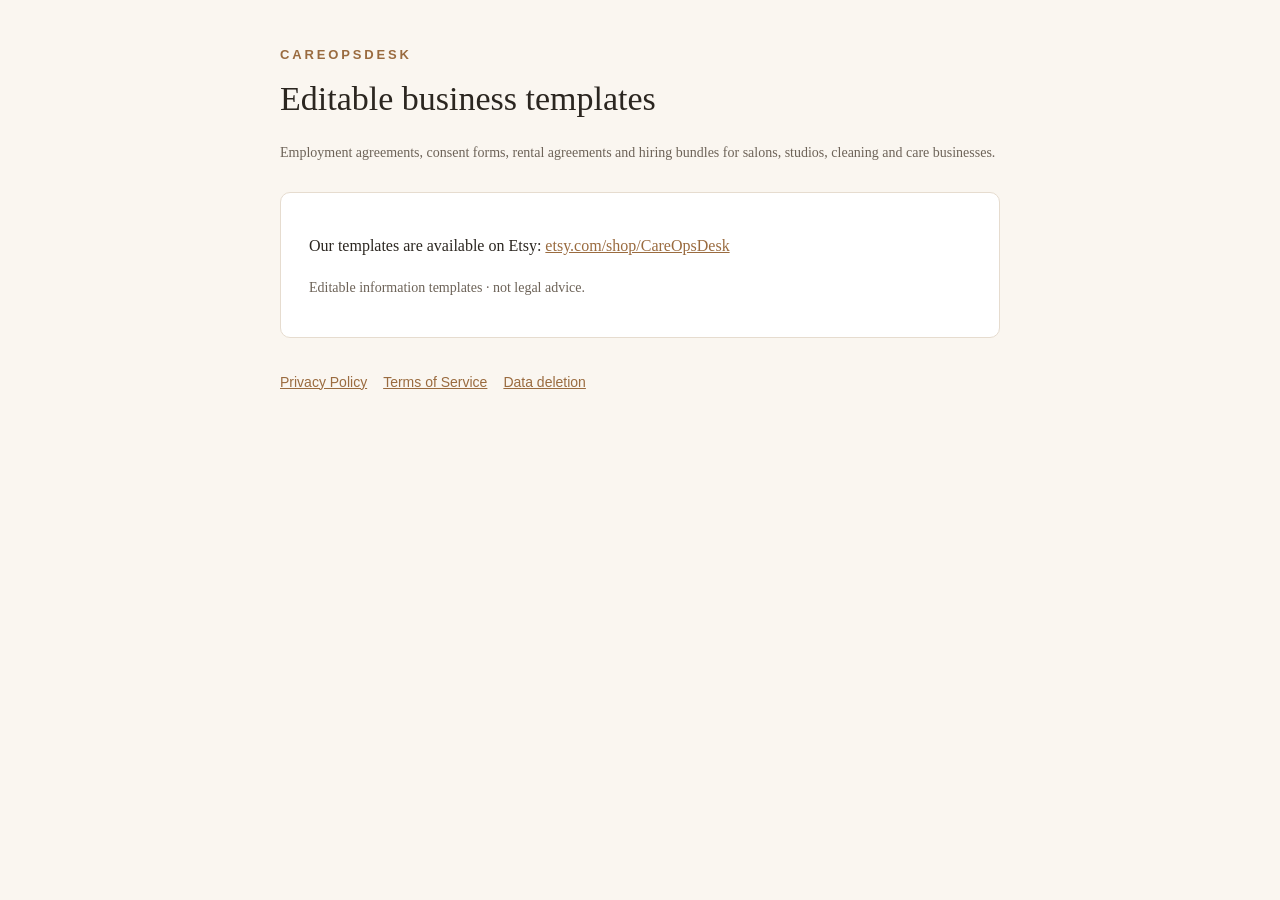
<file: index.html>
<!doctype html>
<html lang="en">
<head>
<meta charset="utf-8"><meta name="viewport" content="width=device-width, initial-scale=1">
<title>CareOpsDesk</title>
<link rel="stylesheet" href="style.css">
</head>
<body><main>
<header><div class="brand">CareOpsDesk</div><h1>Editable business templates</h1>
<p class="muted">Employment agreements, consent forms, rental agreements and hiring bundles for salons, studios,
cleaning and care businesses.</p></header>
<div class="card">
<p>Our templates are available on Etsy: <a href="https://www.etsy.com/shop/CareOpsDesk">etsy.com/shop/CareOpsDesk</a></p>
<p class="muted">Editable information templates · not legal advice.</p>
</div>
<nav><a href="privacy.html">Privacy Policy</a><a href="terms.html">Terms of Service</a><a href="data-deletion.html">Data deletion</a></nav>
</main></body>
</html>
</file>
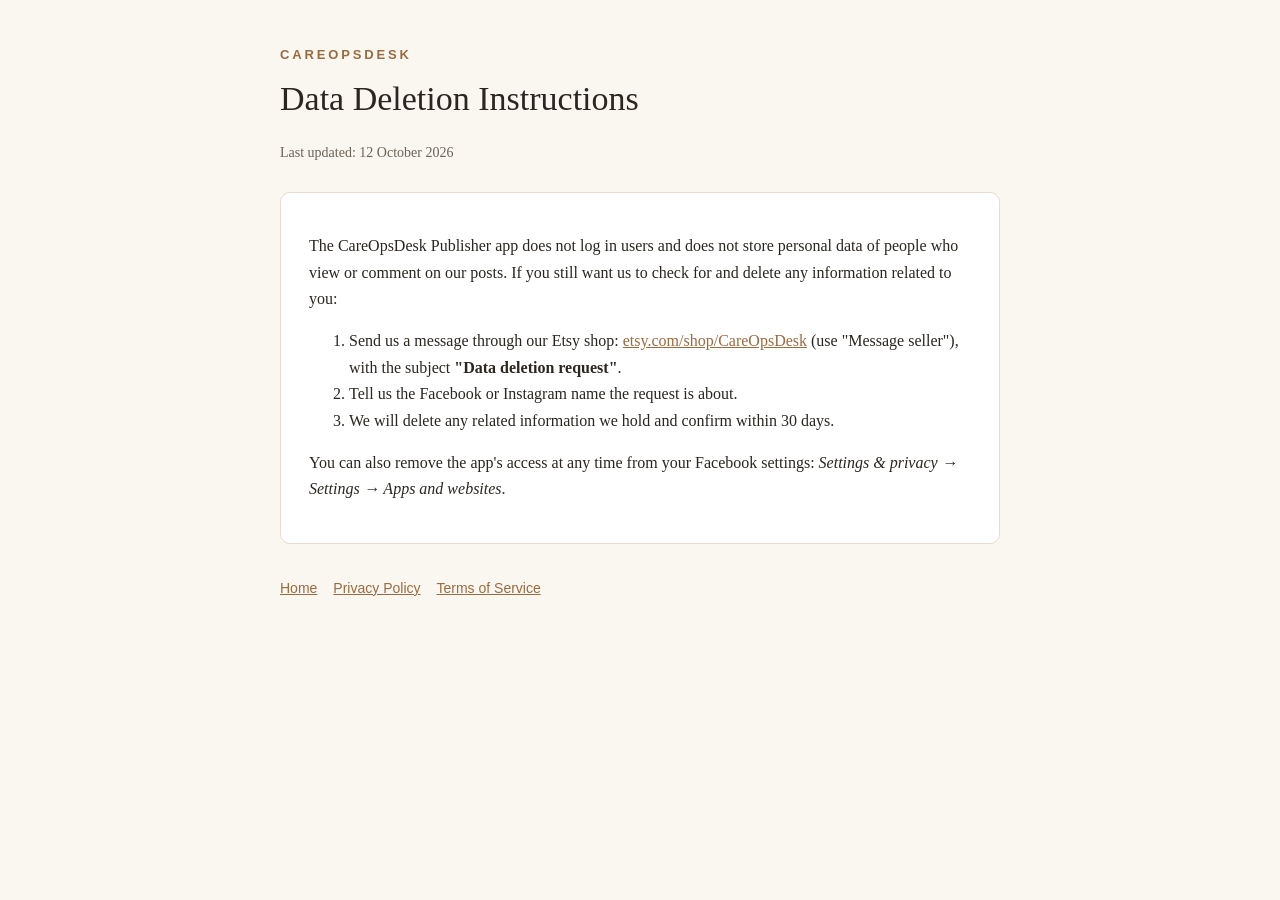
<file: data-deletion.html>
<!doctype html>
<html lang="en">
<head>
<meta charset="utf-8"><meta name="viewport" content="width=device-width, initial-scale=1">
<title>Data Deletion · CareOpsDesk</title>
<link rel="stylesheet" href="style.css">
</head>
<body><main>
<header><div class="brand">CareOpsDesk</div><h1>Data Deletion Instructions</h1>
<p class="muted">Last updated: 12 October 2026</p></header>
<div class="card">
<p>The CareOpsDesk Publisher app does not log in users and does not store personal data of people who view or
comment on our posts. If you still want us to check for and delete any information related to you:</p>
<ol>
<li>Send us a message through our Etsy shop: <a href="https://www.etsy.com/shop/CareOpsDesk">etsy.com/shop/CareOpsDesk</a>
(use "Message seller"), with the subject <strong>"Data deletion request"</strong>.</li>
<li>Tell us the Facebook or Instagram name the request is about.</li>
<li>We will delete any related information we hold and confirm within 30 days.</li>
</ol>
<p>You can also remove the app's access at any time from your Facebook settings:
<em>Settings &amp; privacy → Settings → Apps and websites</em>.</p>
</div>
<nav><a href="index.html">Home</a><a href="privacy.html">Privacy Policy</a><a href="terms.html">Terms of Service</a></nav>
</main></body>
</html>
</file>
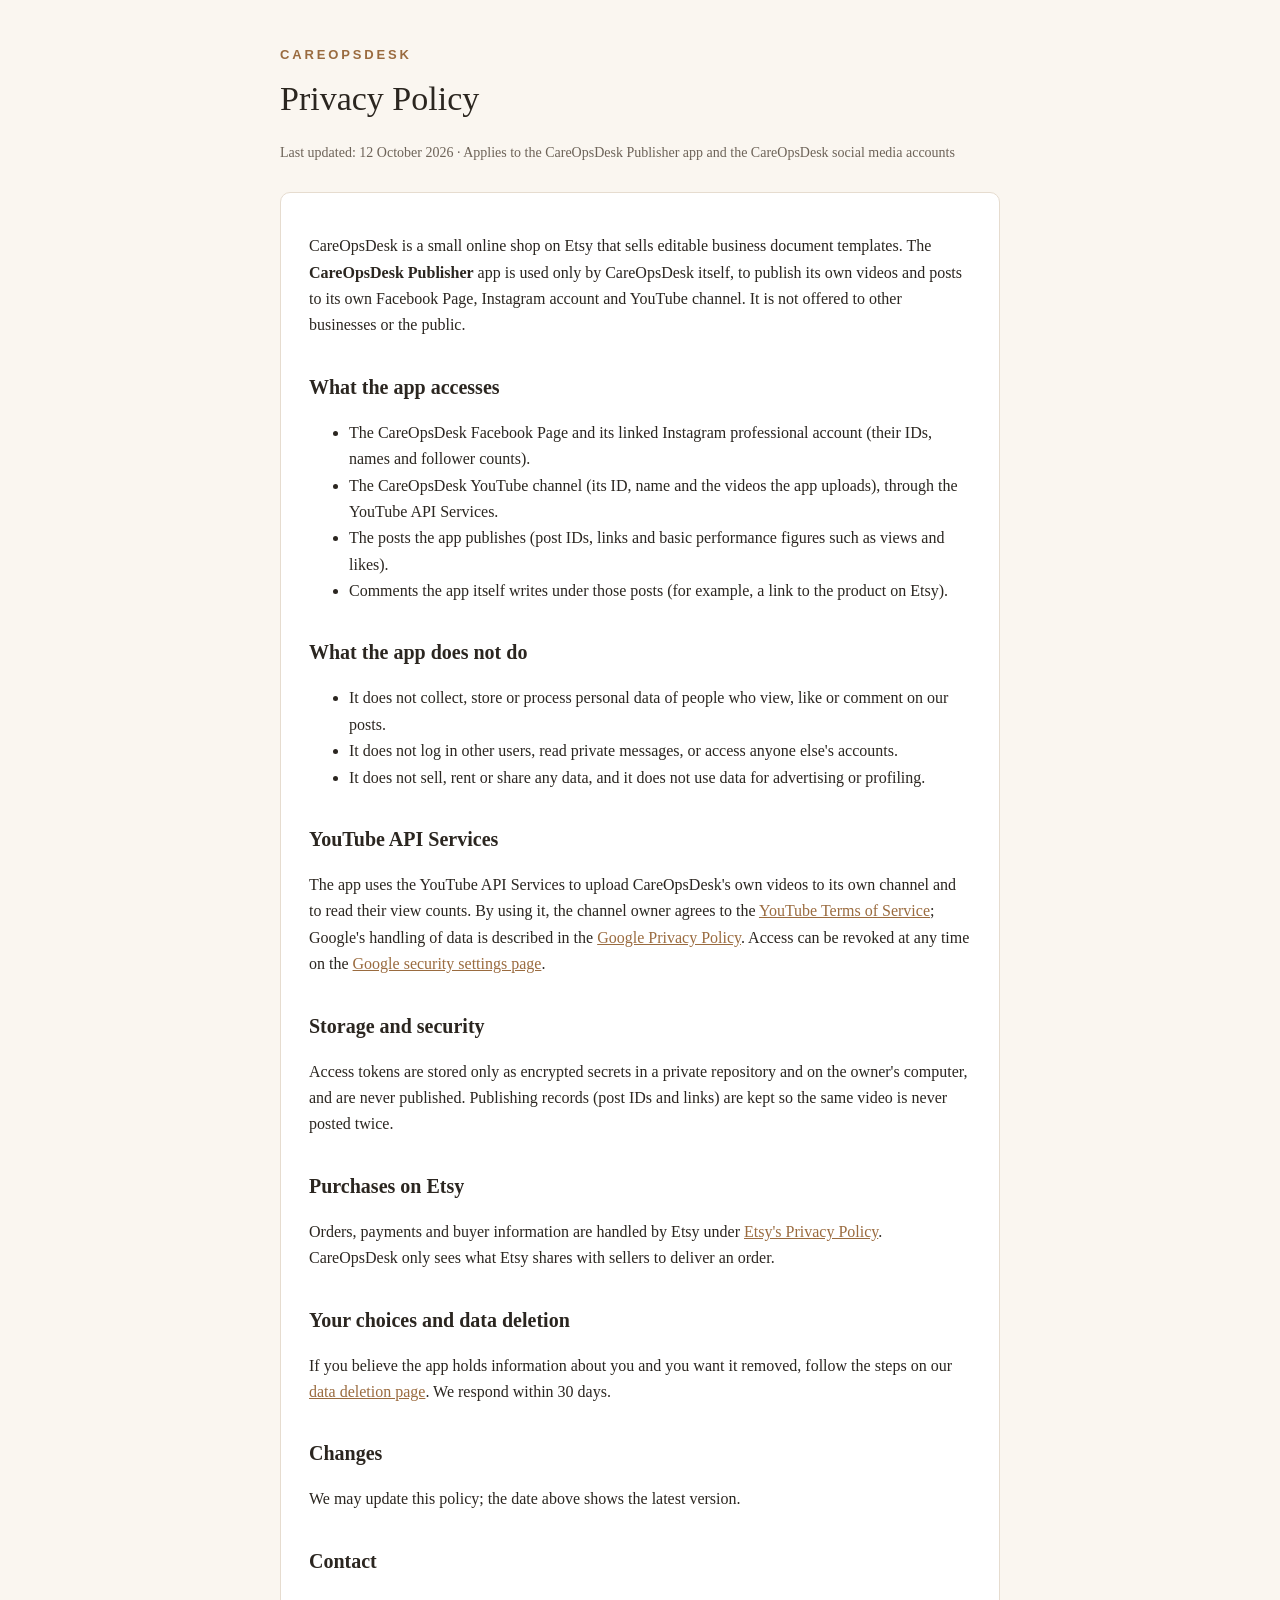
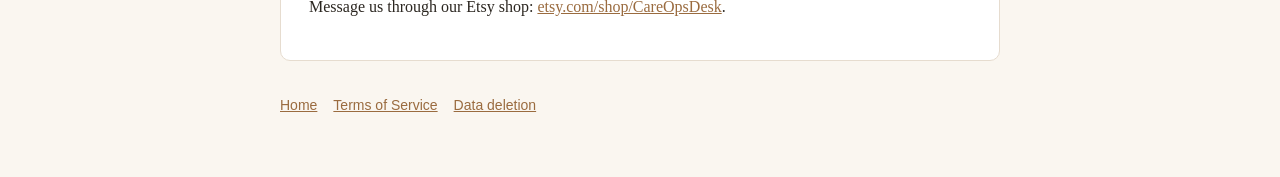
<file: privacy.html>
<!doctype html>
<html lang="en">
<head>
<meta charset="utf-8"><meta name="viewport" content="width=device-width, initial-scale=1">
<title>Privacy Policy · CareOpsDesk</title>
<link rel="stylesheet" href="style.css">
</head>
<body><main>
<header><div class="brand">CareOpsDesk</div><h1>Privacy Policy</h1>
<p class="muted">Last updated: 12 October 2026 · Applies to the CareOpsDesk Publisher app and the CareOpsDesk social media accounts</p></header>
<div class="card">
<p>CareOpsDesk is a small online shop on Etsy that sells editable business document templates. The
<strong>CareOpsDesk Publisher</strong> app is used only by CareOpsDesk itself, to publish its own videos and posts to
its own Facebook Page, Instagram account and YouTube channel. It is not offered to other businesses or the public.</p>

<h2>What the app accesses</h2>
<ul>
<li>The CareOpsDesk Facebook Page and its linked Instagram professional account (their IDs, names and follower counts).</li>
<li>The CareOpsDesk YouTube channel (its ID, name and the videos the app uploads), through the YouTube API Services.</li>
<li>The posts the app publishes (post IDs, links and basic performance figures such as views and likes).</li>
<li>Comments the app itself writes under those posts (for example, a link to the product on Etsy).</li>
</ul>

<h2>What the app does not do</h2>
<ul>
<li>It does not collect, store or process personal data of people who view, like or comment on our posts.</li>
<li>It does not log in other users, read private messages, or access anyone else's accounts.</li>
<li>It does not sell, rent or share any data, and it does not use data for advertising or profiling.</li>
</ul>

<h2>YouTube API Services</h2>
<p>The app uses the YouTube API Services to upload CareOpsDesk's own videos to its own channel and to read their
view counts. By using it, the channel owner agrees to the <a href="https://www.youtube.com/t/terms">YouTube Terms of
Service</a>; Google's handling of data is described in the <a href="https://policies.google.com/privacy">Google
Privacy Policy</a>. Access can be revoked at any time on the
<a href="https://myaccount.google.com/permissions">Google security settings page</a>.</p>

<h2>Storage and security</h2>
<p>Access tokens are stored only as encrypted secrets in a private repository and on the owner's computer, and
are never published. Publishing records (post IDs and links) are kept so the same video is never posted twice.</p>

<h2>Purchases on Etsy</h2>
<p>Orders, payments and buyer information are handled by Etsy under
<a href="https://www.etsy.com/legal/privacy/">Etsy's Privacy Policy</a>. CareOpsDesk only sees what Etsy shares with
sellers to deliver an order.</p>

<h2>Your choices and data deletion</h2>
<p>If you believe the app holds information about you and you want it removed, follow the steps on our
<a href="data-deletion.html">data deletion page</a>. We respond within 30 days.</p>

<h2>Changes</h2>
<p>We may update this policy; the date above shows the latest version.</p>

<h2>Contact</h2>
<p>Message us through our Etsy shop: <a href="https://www.etsy.com/shop/CareOpsDesk">etsy.com/shop/CareOpsDesk</a>.</p>
</div>
<nav><a href="index.html">Home</a><a href="terms.html">Terms of Service</a><a href="data-deletion.html">Data deletion</a></nav>
</main></body>
</html>
</file>
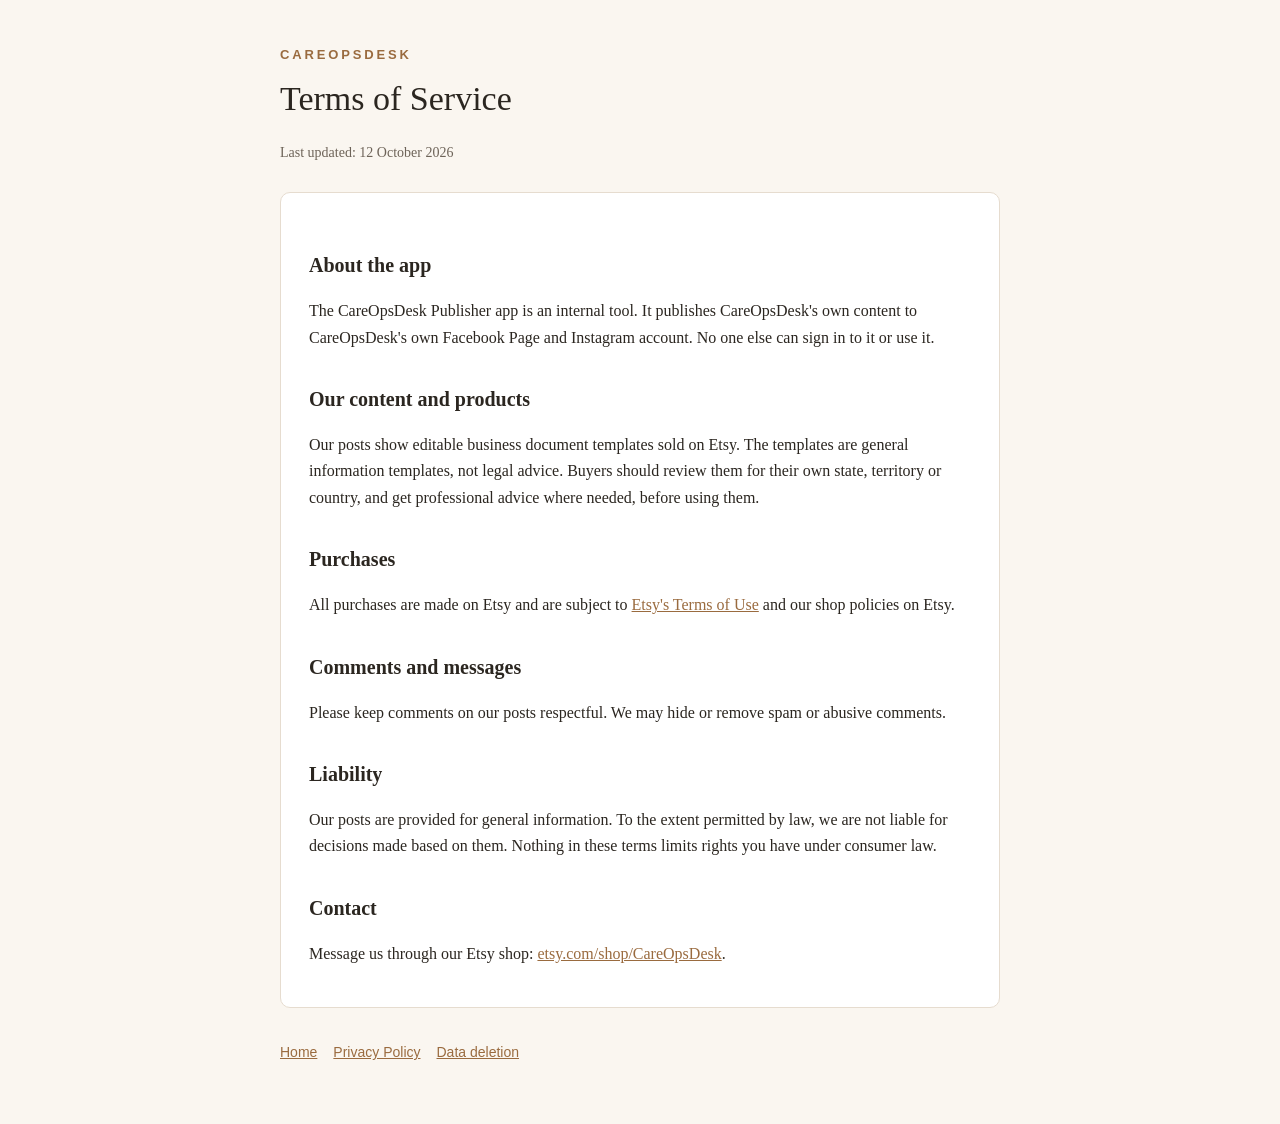
<file: terms.html>
<!doctype html>
<html lang="en">
<head>
<meta charset="utf-8"><meta name="viewport" content="width=device-width, initial-scale=1">
<title>Terms of Service · CareOpsDesk</title>
<link rel="stylesheet" href="style.css">
</head>
<body><main>
<header><div class="brand">CareOpsDesk</div><h1>Terms of Service</h1>
<p class="muted">Last updated: 12 October 2026</p></header>
<div class="card">
<h2>About the app</h2>
<p>The CareOpsDesk Publisher app is an internal tool. It publishes CareOpsDesk's own content to CareOpsDesk's own
Facebook Page and Instagram account. No one else can sign in to it or use it.</p>

<h2>Our content and products</h2>
<p>Our posts show editable business document templates sold on Etsy. The templates are general information
templates, not legal advice. Buyers should review them for their own state, territory or country, and get
professional advice where needed, before using them.</p>

<h2>Purchases</h2>
<p>All purchases are made on Etsy and are subject to <a href="https://www.etsy.com/legal/terms-of-use">Etsy's Terms of Use</a>
and our shop policies on Etsy.</p>

<h2>Comments and messages</h2>
<p>Please keep comments on our posts respectful. We may hide or remove spam or abusive comments.</p>

<h2>Liability</h2>
<p>Our posts are provided for general information. To the extent permitted by law, we are not liable for decisions
made based on them. Nothing in these terms limits rights you have under consumer law.</p>

<h2>Contact</h2>
<p>Message us through our Etsy shop: <a href="https://www.etsy.com/shop/CareOpsDesk">etsy.com/shop/CareOpsDesk</a>.</p>
</div>
<nav><a href="index.html">Home</a><a href="privacy.html">Privacy Policy</a><a href="data-deletion.html">Data deletion</a></nav>
</main></body>
</html>
</file>
<file: style.css>
:root { --ink: #2b2620; --muted: #6d6358; --bronze: #9a6b3f; --bg: #faf6f0; --card: #ffffff; --line: #e6dccf; }
* { box-sizing: border-box; }
body { margin: 0; background: var(--bg); color: var(--ink); font: 16px/1.65 Georgia, "Times New Roman", serif; }
main { max-width: 760px; margin: 0 auto; padding: 48px 20px 64px; }
header { margin-bottom: 28px; }
.brand { font: 600 13px/1 Arial, sans-serif; letter-spacing: .22em; color: var(--bronze); text-transform: uppercase; }
h1 { font-weight: 400; font-size: 34px; margin: 10px 0 6px; }
h2 { font-size: 20px; margin: 32px 0 8px; }
p, li { color: var(--ink); }
.muted { color: var(--muted); font-size: 14px; }
.card { background: var(--card); border: 1px solid var(--line); border-radius: 10px; padding: 24px 28px; }
a { color: var(--bronze); }
nav { margin-top: 36px; font: 14px Arial, sans-serif; }
nav a { margin-right: 16px; }
</file>
